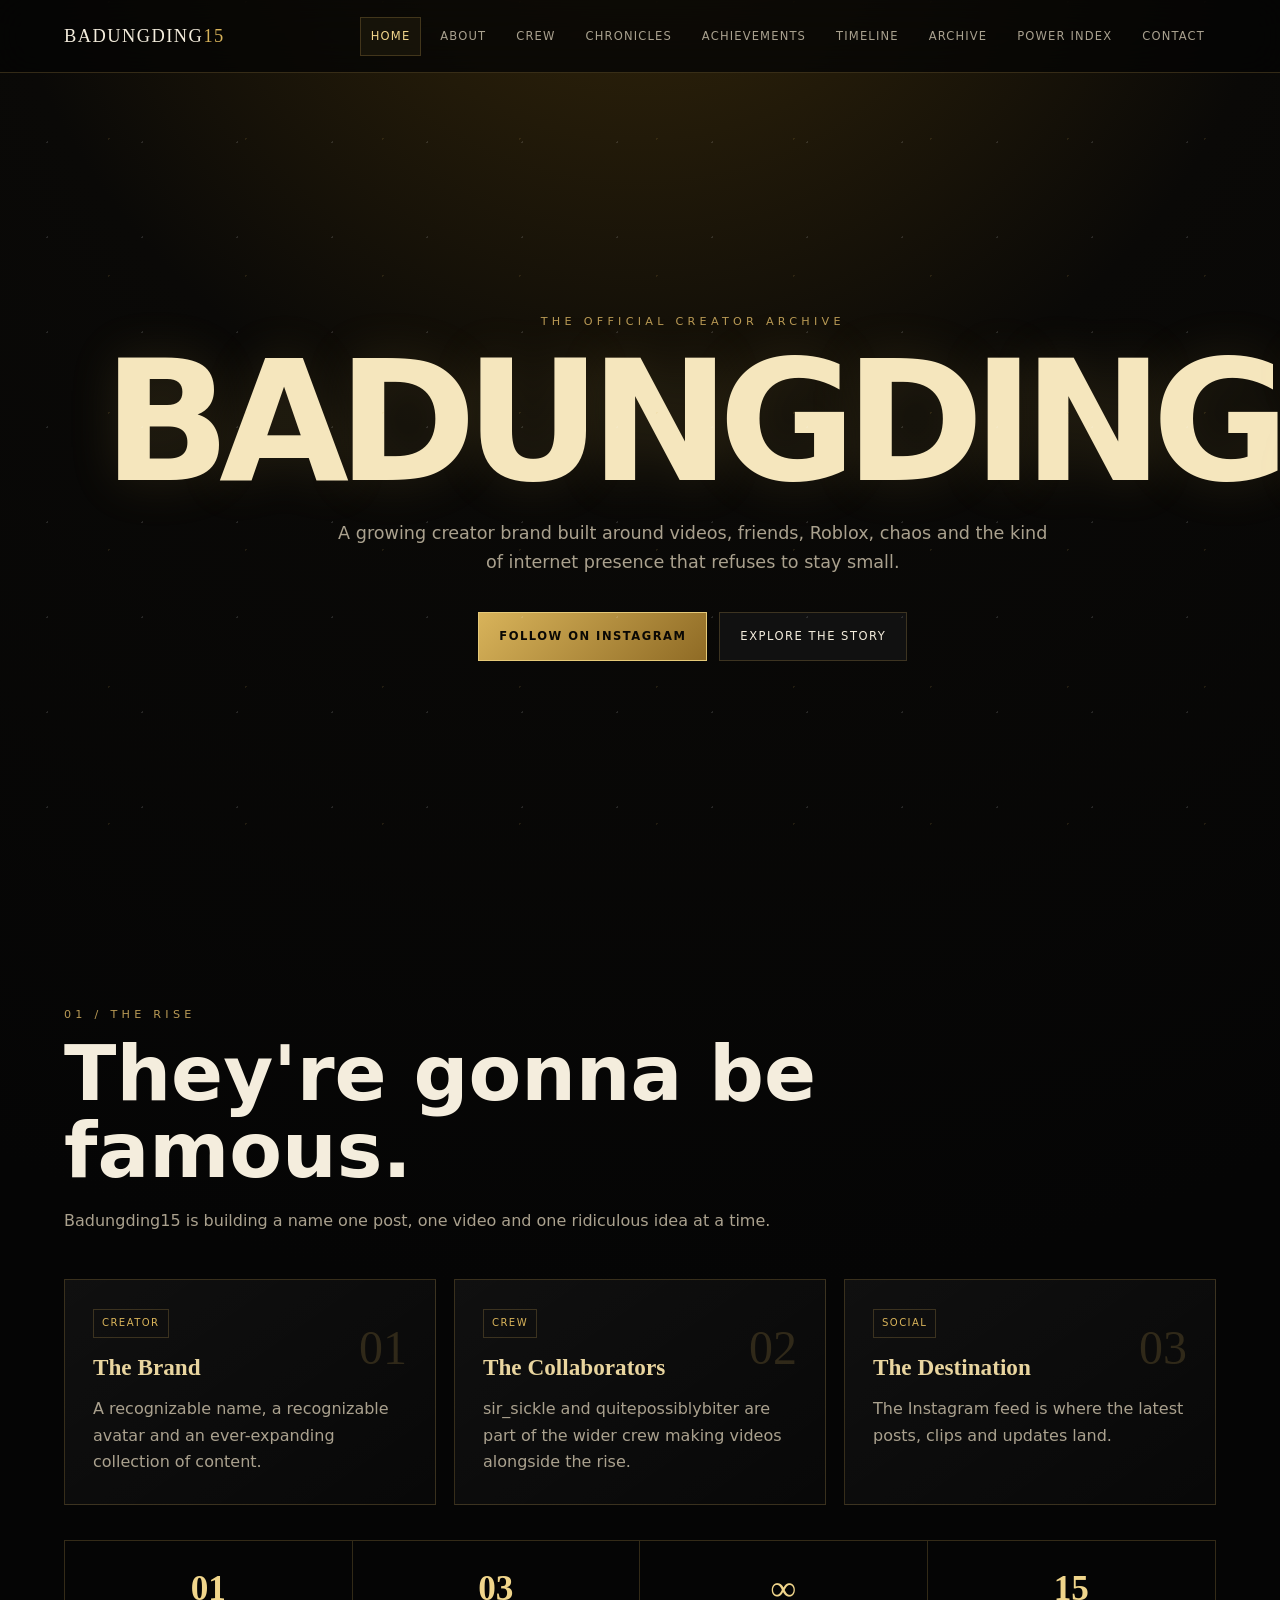
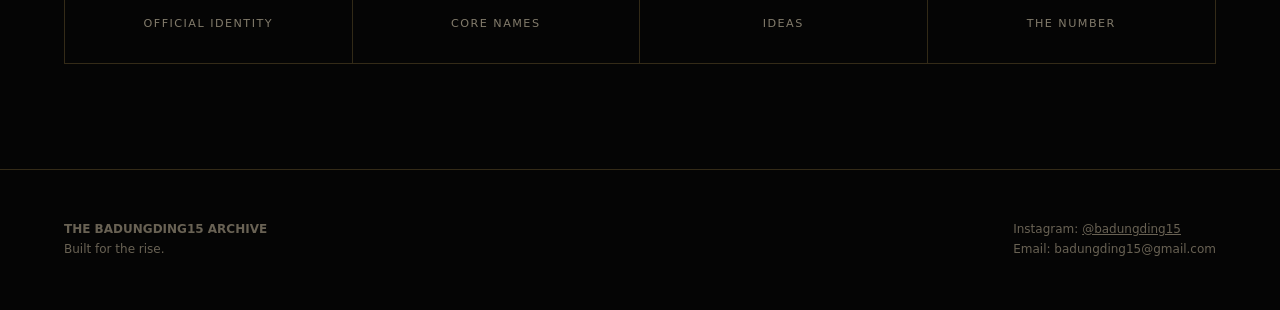
<file: index.html>
<!doctype html><html lang="en"><head><meta charset="utf-8"><meta name="viewport" content="width=device-width,initial-scale=1"><meta name="description" content="The official Badungding15 creator archive."><title>Index — Badungding15</title><link rel="stylesheet" href="style.css"><link rel="stylesheet" href="mobile-nav.css"><meta name="google-site-verification" content="a7_o4KPq_uFyWLB9GF6zzAESICYZR2rCVt6sUbulKR0" /></head><body><nav class="nav"><div class="container nav-inner"><a class="brand" href="index.html">BADUNGDING<span>15</span></a><button class="menu" aria-label="Menu" aria-expanded="false" aria-controls="primary-navigation">MENU</button><div class="nav-links" id="primary-navigation"><a href="index.html">Home</a><a href="about.html">About</a><a href="crew.html">Crew</a><a href="chronicles.html">Chronicles</a><a href="achievements.html">Achievements</a><a href="timeline.html">Timeline</a><a href="archive.html">Archive</a><a href="power-index.html">Power Index</a><a href="contact.html">Contact</a></div></div></nav><main><section class="hero"><div class="container" data-reveal><div class="kicker">The official creator archive</div><h1>BADUNGDING<span>15</span></h1><p class="lead">A growing creator brand built around videos, friends, Roblox, chaos and the kind of internet presence that refuses to stay small.</p><div class="actions"><a class="btn primary" href="https://www.instagram.com/badungding15/" target="_blank" rel="noopener">Follow on Instagram</a><a class="btn" href="chronicles.html">Explore the story</a></div></div></section><section class="section"><div class="container"><div class="section-head"><div class="eyebrow">01 / The rise</div><h2>They're gonna be famous.</h2><p class="muted">Badungding15 is building a name one post, one video and one ridiculous idea at a time.</p></div><div class="grid"><article class="card"><span class="num">01</span><span class="tag">Creator</span><h3>The Brand</h3><p class="muted">A recognizable name, a recognizable avatar and an ever-expanding collection of content.</p></article><article class="card"><span class="num">02</span><span class="tag">Crew</span><h3>The Collaborators</h3><p class="muted">sir_sickle and quitepossiblybiter are part of the wider crew making videos alongside the rise.</p></article><article class="card"><span class="num">03</span><span class="tag">Social</span><h3>The Destination</h3><p class="muted">The Instagram feed is where the latest posts, clips and updates land.</p></article></div><div class="statbar"><div class="stat"><strong>01</strong><span>Official identity</span></div><div class="stat"><strong>03</strong><span>Core names</span></div><div class="stat"><strong>∞</strong><span>Ideas</span></div><div class="stat"><strong>15</strong><span>The number</span></div></div></div></section></main><footer><div class="container footer-grid"><div><strong>THE BADUNGDING15 ARCHIVE</strong><br>Built for the rise.</div><div>Instagram: <a href="https://www.instagram.com/badungding15/" target="_blank" rel="noopener">@badungding15</a><br>Email: badungding15@gmail.com</div></div></footer><script src="archive.js"></script></body></html>
</file>
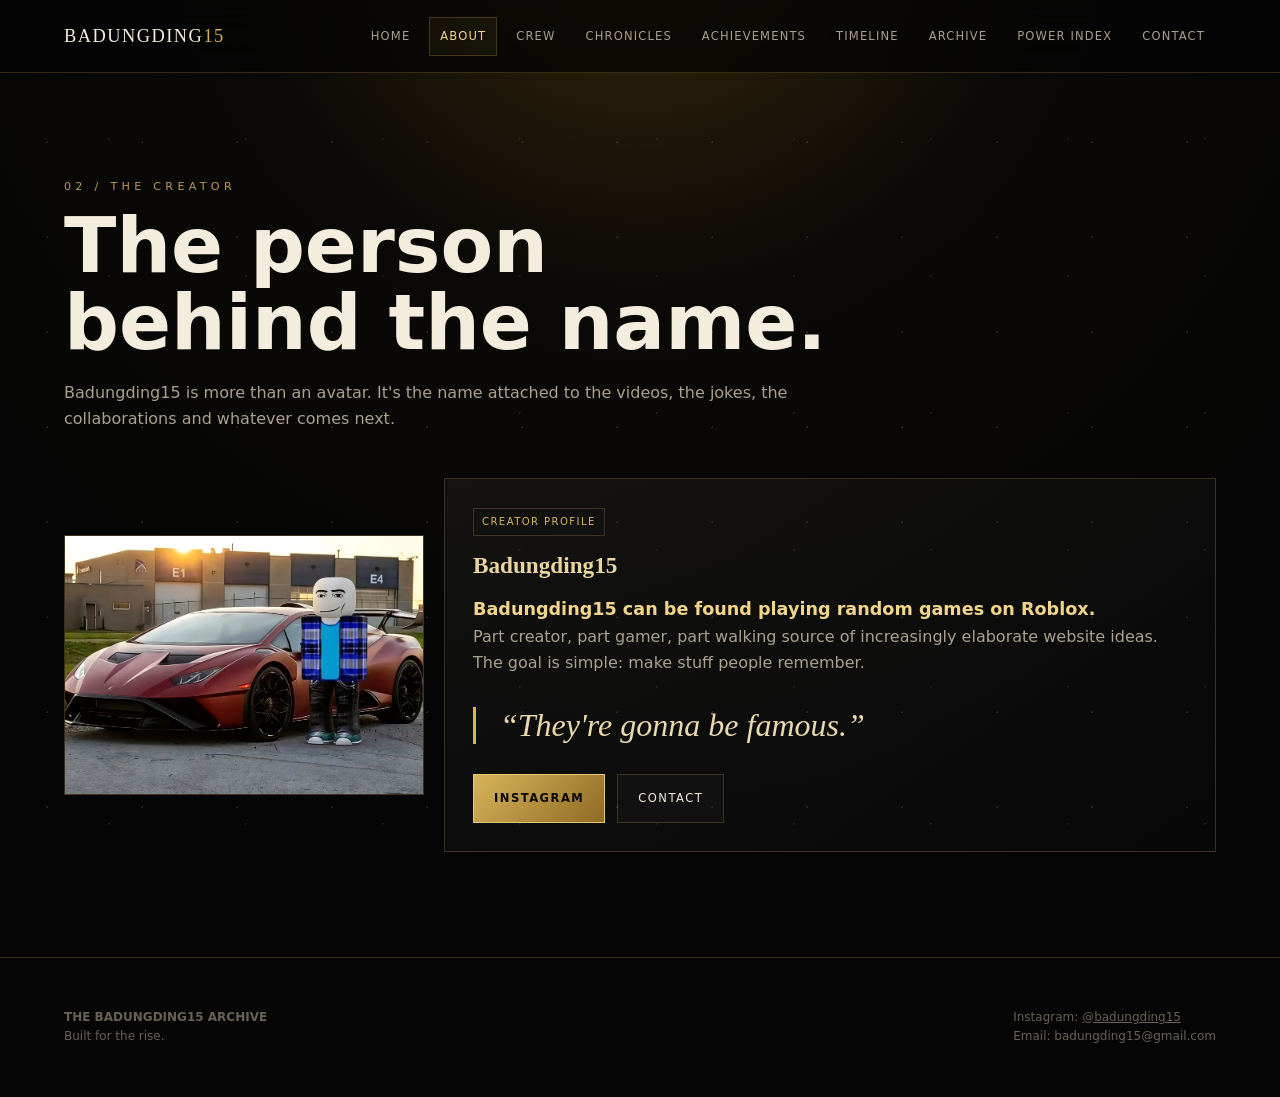
<file: about.html>
<!doctype html>
<html lang="en">
<head>
  <meta charset="utf-8">
  <meta name="viewport" content="width=device-width,initial-scale=1">
  <meta name="description" content="The official Badungding15 creator archive.">
  <title>About — Badungding15</title>
  <link rel="stylesheet" href="style.css">
  <link rel="stylesheet" href="mobile-nav.css">
</head>
<body>
  <nav class="nav">
    <div class="container nav-inner">
      <a class="brand" href="index.html">BADUNGDING<span>15</span></a>
      <button class="menu" aria-label="Menu" aria-expanded="false" aria-controls="primary-navigation">MENU</button>
      <div class="nav-links" id="primary-navigation">
        <a href="index.html">Home</a>
        <a href="about.html">About</a>
        <a href="crew.html">Crew</a>
        <a href="chronicles.html">Chronicles</a>
        <a href="achievements.html">Achievements</a>
        <a href="timeline.html">Timeline</a>
        <a href="archive.html">Archive</a>
        <a href="power-index.html">Power Index</a>
        <a href="contact.html">Contact</a>
      </div>
    </div>
  </nav>
  <main>
    <section class="section">
      <div class="container">
        <div class="section-head">
          <div class="eyebrow">02 / The creator</div>
          <h2>The person behind the name.</h2>
          <p class="muted">Badungding15 is more than an avatar. It's the name attached to the videos, the jokes, the collaborations and whatever comes next.</p>
        </div>
        <div class="profile">
          <div class="portrait">
            <img src="images/lv_0_20261005224258.jpg" alt="Badungding15 portrait">
          </div>
          <div class="card">
            <span class="tag">Creator profile</span>
            <h3>Badungding15</h3>
            <p class="about-highlight">Badungding15 can be found playing random games on Roblox.</p>
            <p class="muted">Part creator, part gamer, part walking source of increasingly elaborate website ideas. The goal is simple: make stuff people remember.</p>
            <p class="quote">“They're gonna be famous.”</p>
            <div class="social">
              <a class="btn primary" href="https://www.instagram.com/badungding15/" target="_blank" rel="noopener">Instagram</a>
              <a class="btn" href="contact.html">Contact</a>
            </div>
          </div>
        </div>
      </div>
    </section>
  </main>
  <footer>
    <div class="container footer-grid">
      <div><strong>THE BADUNGDING15 ARCHIVE</strong><br>Built for the rise.</div>
      <div>Instagram: <a href="https://www.instagram.com/badungding15/" target="_blank" rel="noopener">@badungding15</a><br>Email: badungding15@gmail.com</div>
    </div>
  </footer>
  <script src="archive.js"></script>
</body>
</html>
</file>
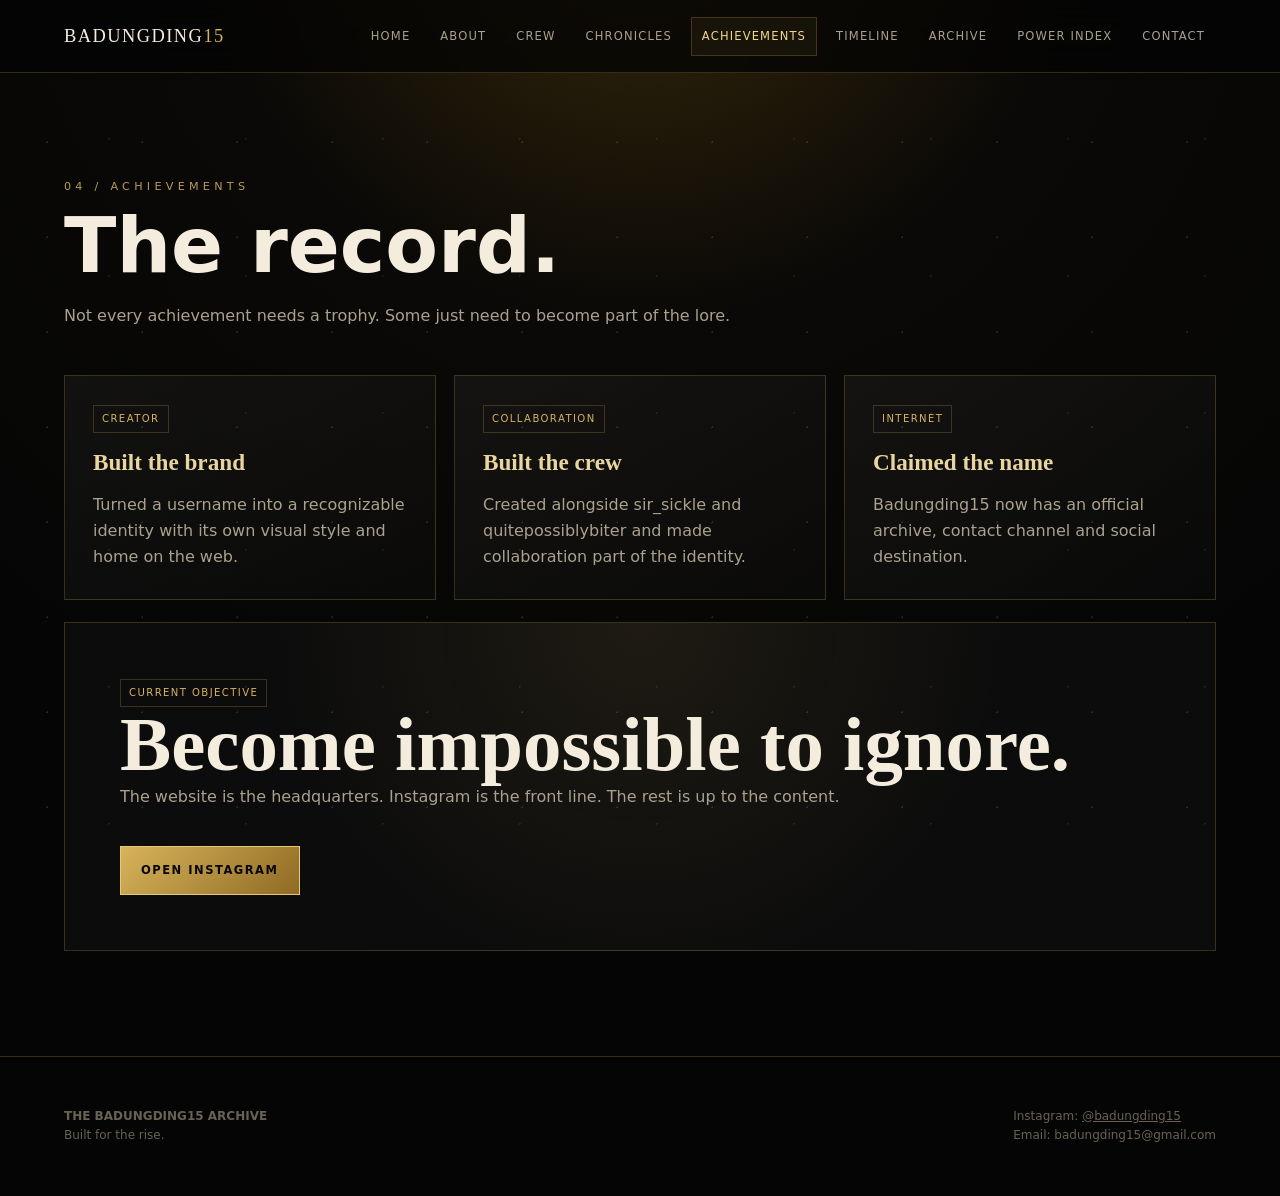
<file: achievements.html>
<!doctype html><html lang="en"><head><meta charset="utf-8"><meta name="viewport" content="width=device-width,initial-scale=1"><meta name="description" content="The official Badungding15 creator archive."><title>Achievements — Badungding15</title><link rel="stylesheet" href="style.css"><link rel="stylesheet" href="mobile-nav.css"></head><body><nav class="nav"><div class="container nav-inner"><a class="brand" href="index.html">BADUNGDING<span>15</span></a><button class="menu" aria-label="Menu" aria-expanded="false" aria-controls="primary-navigation">MENU</button><div class="nav-links" id="primary-navigation"><a href="index.html">Home</a><a href="about.html">About</a><a href="crew.html">Crew</a><a href="chronicles.html">Chronicles</a><a href="achievements.html">Achievements</a><a href="timeline.html">Timeline</a><a href="archive.html">Archive</a><a href="power-index.html">Power Index</a><a href="contact.html">Contact</a></div></div></nav><main><section class="section"><div class="container"><div class="section-head"><div class="eyebrow">04 / Achievements</div><h2>The record.</h2><p class="muted">Not every achievement needs a trophy. Some just need to become part of the lore.</p></div><div class="grid"><article class="card"><span class="tag">Creator</span><h3>Built the brand</h3><p class="muted">Turned a username into a recognizable identity with its own visual style and home on the web.</p></article><article class="card"><span class="tag">Collaboration</span><h3>Built the crew</h3><p class="muted">Created alongside sir_sickle and quitepossiblybiter and made collaboration part of the identity.</p></article><article class="card"><span class="tag">Internet</span><h3>Claimed the name</h3><p class="muted">Badungding15 now has an official archive, contact channel and social destination.</p></article></div><div class="case" style="margin-top:22px"><span class="tag">Current objective</span><h2>Become impossible to ignore.</h2><p class="muted">The website is the headquarters. Instagram is the front line. The rest is up to the content.</p><div class="actions" style="justify-content:flex-start"><a class="btn primary" href="https://www.instagram.com/badungding15/" target="_blank" rel="noopener">Open Instagram</a></div></div></div></section></main><footer><div class="container footer-grid"><div><strong>THE BADUNGDING15 ARCHIVE</strong><br>Built for the rise.</div><div>Instagram: <a href="https://www.instagram.com/badungding15/" target="_blank" rel="noopener">@badungding15</a><br>Email: badungding15@gmail.com</div></div></footer><script src="archive.js"></script></body></html>
</file>
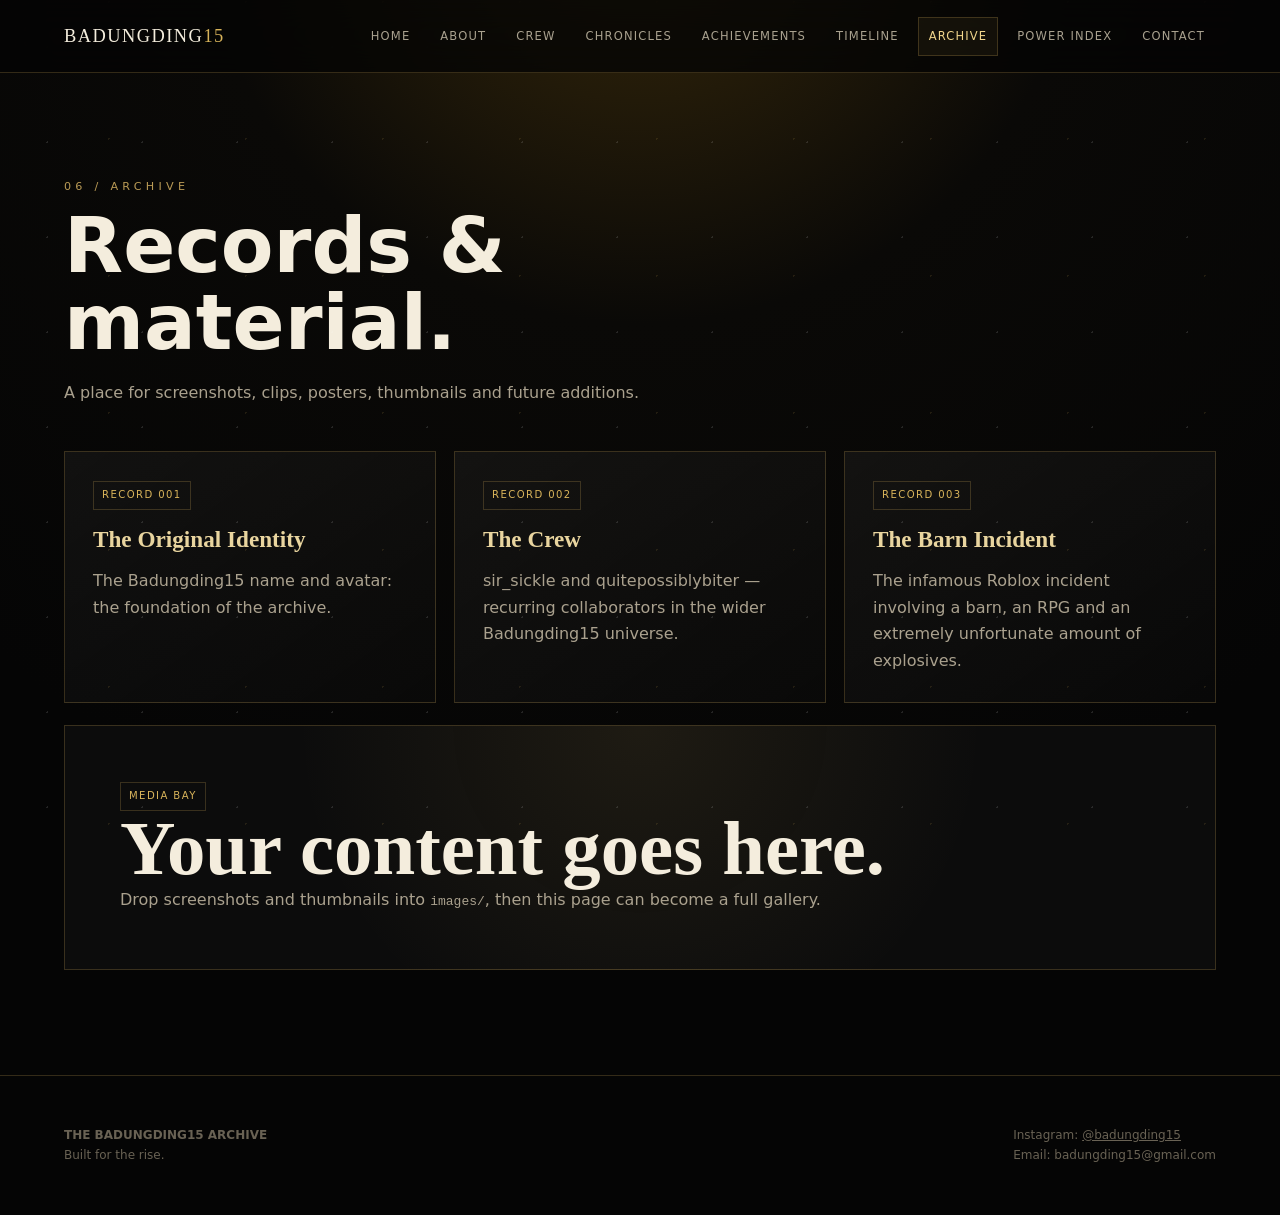
<file: archive.html>
<!doctype html><html lang="en"><head><meta charset="utf-8"><meta name="viewport" content="width=device-width,initial-scale=1"><meta name="description" content="The official Badungding15 creator archive."><title>Archive — Badungding15</title><link rel="stylesheet" href="style.css"><link rel="stylesheet" href="mobile-nav.css"></head><body><nav class="nav"><div class="container nav-inner"><a class="brand" href="index.html">BADUNGDING<span>15</span></a><button class="menu" aria-label="Menu" aria-expanded="false" aria-controls="primary-navigation">MENU</button><div class="nav-links" id="primary-navigation"><a href="index.html">Home</a><a href="about.html">About</a><a href="crew.html">Crew</a><a href="chronicles.html">Chronicles</a><a href="achievements.html">Achievements</a><a href="timeline.html">Timeline</a><a href="archive.html">Archive</a><a href="power-index.html">Power Index</a><a href="contact.html">Contact</a></div></div></nav><main><section class="section"><div class="container"><div class="section-head"><div class="eyebrow">06 / Archive</div><h2>Records & material.</h2><p class="muted">A place for screenshots, clips, posters, thumbnails and future additions.</p></div><div class="grid"><article class="card"><span class="tag">Record 001</span><h3>The Original Identity</h3><p class="muted">The Badungding15 name and avatar: the foundation of the archive.</p></article><article class="card"><span class="tag">Record 002</span><h3>The Crew</h3><p class="muted">sir_sickle and quitepossiblybiter — recurring collaborators in the wider Badungding15 universe.</p></article><article class="card"><span class="tag">Record 003</span><h3>The Barn Incident</h3><p class="muted">The infamous Roblox incident involving a barn, an RPG and an extremely unfortunate amount of explosives.</p></article></div><div class="case" style="margin-top:22px"><span class="tag">Media bay</span><h2>Your content goes here.</h2><p class="muted">Drop screenshots and thumbnails into <code>images/</code>, then this page can become a full gallery.</p></div></div></section></main><footer><div class="container footer-grid"><div><strong>THE BADUNGDING15 ARCHIVE</strong><br>Built for the rise.</div><div>Instagram: <a href="https://www.instagram.com/badungding15/" target="_blank" rel="noopener">@badungding15</a><br>Email: badungding15@gmail.com</div></div></footer><script src="archive.js"></script></body></html>
</file>
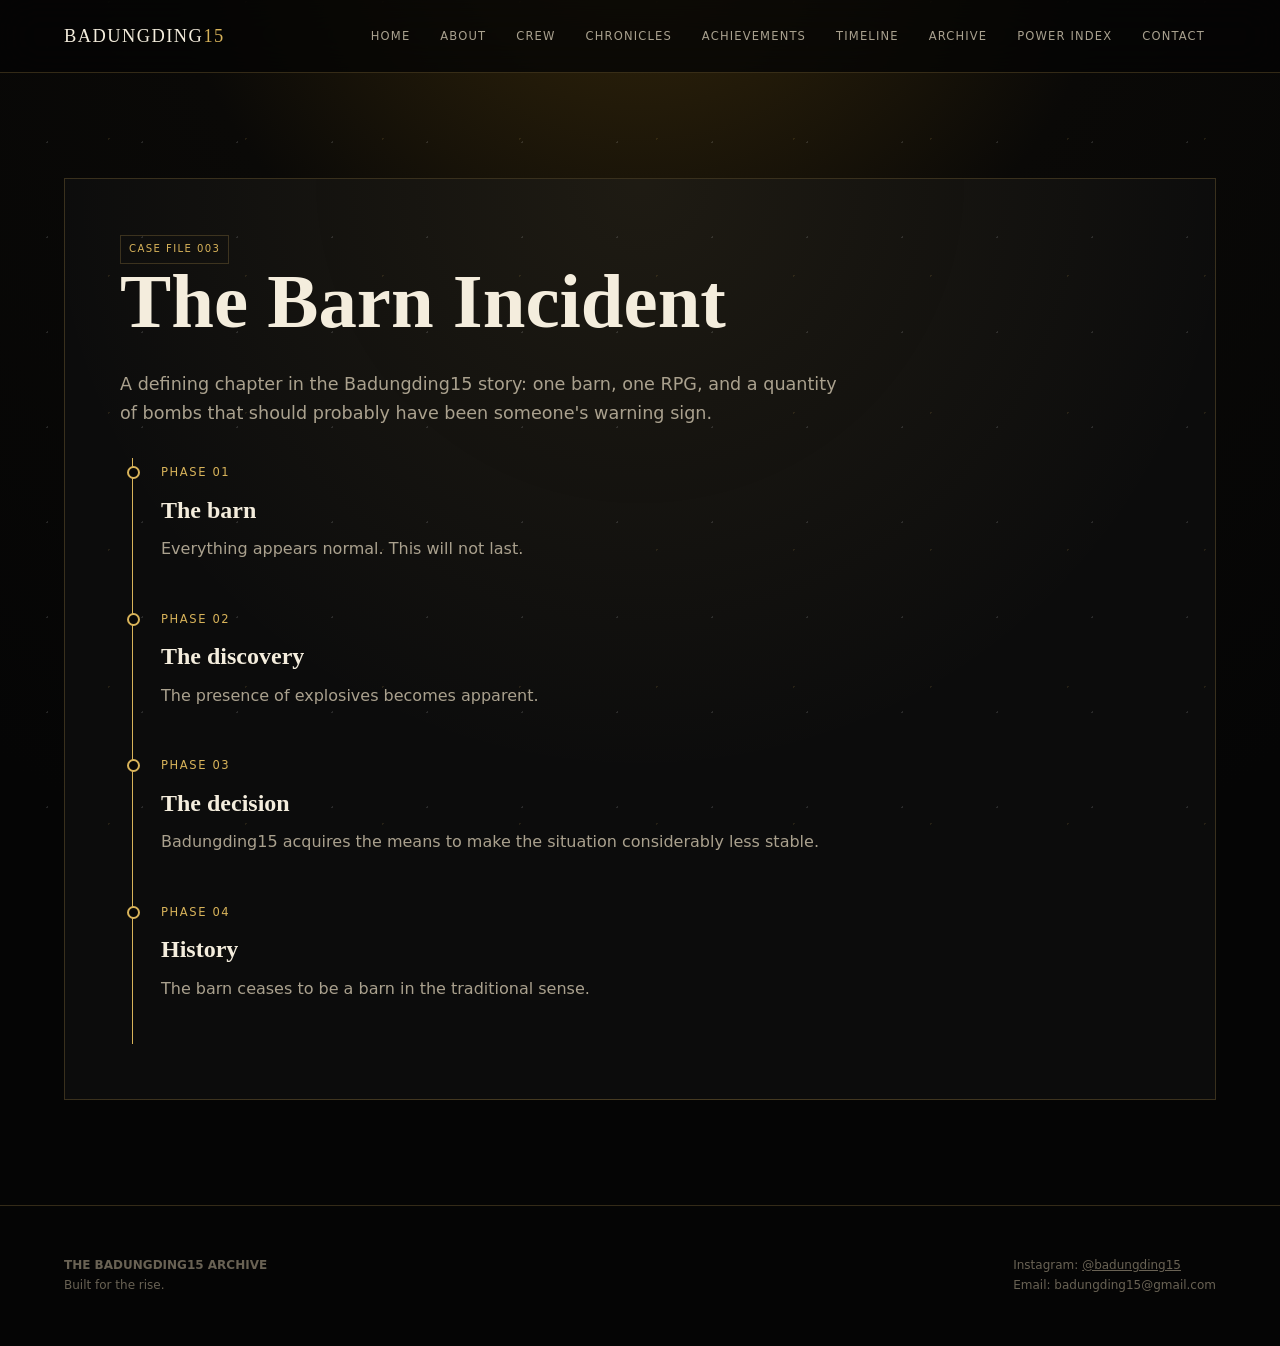
<file: barn-incident.html>
<!doctype html><html lang="en"><head><meta charset="utf-8"><meta name="viewport" content="width=device-width,initial-scale=1"><meta name="description" content="The official Badungding15 creator archive."><title>Barn Incident — Badungding15</title><link rel="stylesheet" href="style.css"><link rel="stylesheet" href="mobile-nav.css"></head><body><nav class="nav"><div class="container nav-inner"><a class="brand" href="index.html">BADUNGDING<span>15</span></a><button class="menu" aria-label="Menu" aria-expanded="false" aria-controls="primary-navigation">MENU</button><div class="nav-links" id="primary-navigation"><a href="index.html">Home</a><a href="about.html">About</a><a href="crew.html">Crew</a><a href="chronicles.html">Chronicles</a><a href="achievements.html">Achievements</a><a href="timeline.html">Timeline</a><a href="archive.html">Archive</a><a href="power-index.html">Power Index</a><a href="contact.html">Contact</a></div></div></nav><main><section class="section"><div class="container"><div class="case"><span class="tag">Case file 003</span><h2>The Barn Incident</h2><p class="lead" style="margin-left:0">A defining chapter in the Badungding15 story: one barn, one RPG, and a quantity of bombs that should probably have been someone's warning sign.</p><div class="timeline"><div class="event"><time>Phase 01</time><h3>The barn</h3><p class="muted">Everything appears normal. This will not last.</p></div><div class="event"><time>Phase 02</time><h3>The discovery</h3><p class="muted">The presence of explosives becomes apparent.</p></div><div class="event"><time>Phase 03</time><h3>The decision</h3><p class="muted">Badungding15 acquires the means to make the situation considerably less stable.</p></div><div class="event"><time>Phase 04</time><h3>History</h3><p class="muted">The barn ceases to be a barn in the traditional sense.</p></div></div></div></div></section></main><footer><div class="container footer-grid"><div><strong>THE BADUNGDING15 ARCHIVE</strong><br>Built for the rise.</div><div>Instagram: <a href="https://www.instagram.com/badungding15/" target="_blank" rel="noopener">@badungding15</a><br>Email: badungding15@gmail.com</div></div></footer><script src="archive.js"></script></body></html>
</file>
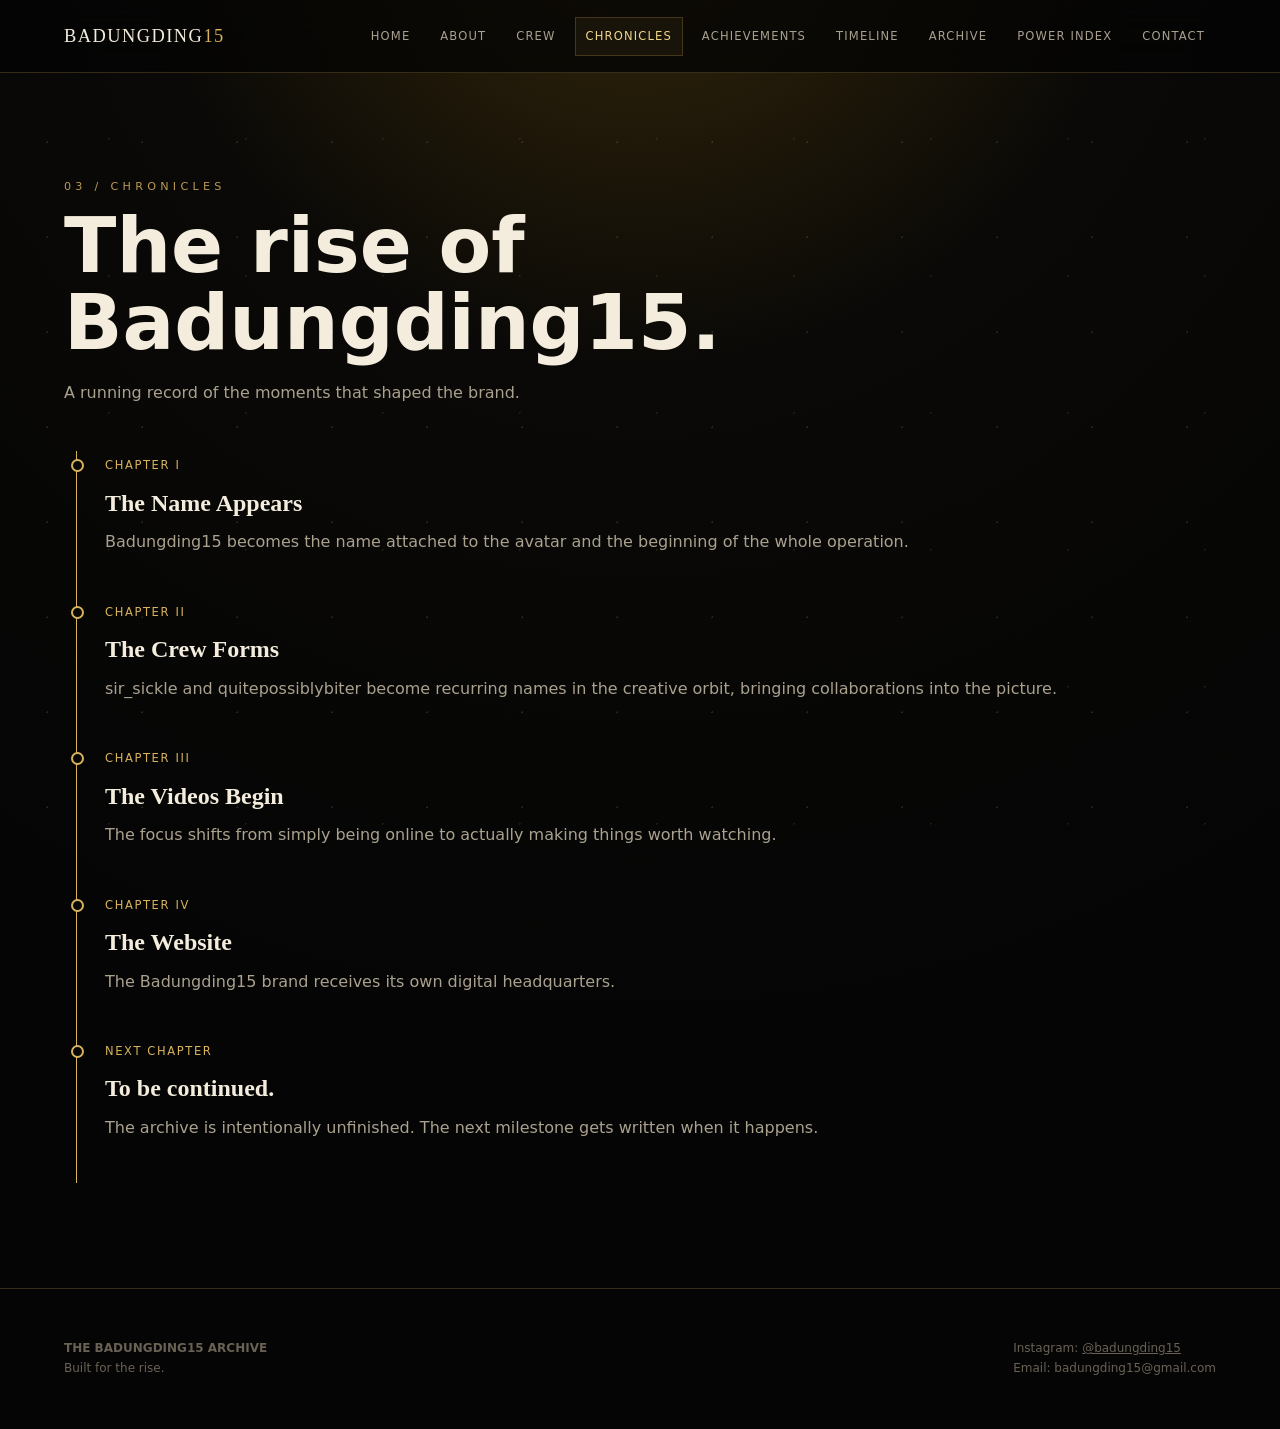
<file: chronicles.html>
<!doctype html><html lang="en"><head><meta charset="utf-8"><meta name="viewport" content="width=device-width,initial-scale=1"><meta name="description" content="The official Badungding15 creator archive."><title>Chronicles — Badungding15</title><link rel="stylesheet" href="style.css"><link rel="stylesheet" href="mobile-nav.css"></head><body><nav class="nav"><div class="container nav-inner"><a class="brand" href="index.html">BADUNGDING<span>15</span></a><button class="menu" aria-label="Menu" aria-expanded="false" aria-controls="primary-navigation">MENU</button><div class="nav-links" id="primary-navigation"><a href="index.html">Home</a><a href="about.html">About</a><a href="crew.html">Crew</a><a href="chronicles.html">Chronicles</a><a href="achievements.html">Achievements</a><a href="timeline.html">Timeline</a><a href="archive.html">Archive</a><a href="power-index.html">Power Index</a><a href="contact.html">Contact</a></div></div></nav><main><section class="section"><div class="container"><div class="section-head"><div class="eyebrow">03 / Chronicles</div><h2>The rise of Badungding15.</h2><p class="muted">A running record of the moments that shaped the brand.</p></div><div class="timeline"><div class="event"><time>Chapter I</time><h3>The Name Appears</h3><p class="muted">Badungding15 becomes the name attached to the avatar and the beginning of the whole operation.</p></div><div class="event"><time>Chapter II</time><h3>The Crew Forms</h3><p class="muted">sir_sickle and quitepossiblybiter become recurring names in the creative orbit, bringing collaborations into the picture.</p></div><div class="event"><time>Chapter III</time><h3>The Videos Begin</h3><p class="muted">The focus shifts from simply being online to actually making things worth watching.</p></div><div class="event"><time>Chapter IV</time><h3>The Website</h3><p class="muted">The Badungding15 brand receives its own digital headquarters.</p></div><div class="event"><time>Next chapter</time><h3>To be continued.</h3><p class="muted">The archive is intentionally unfinished. The next milestone gets written when it happens.</p></div></div></div></section></main><footer><div class="container footer-grid"><div><strong>THE BADUNGDING15 ARCHIVE</strong><br>Built for the rise.</div><div>Instagram: <a href="https://www.instagram.com/badungding15/" target="_blank" rel="noopener">@badungding15</a><br>Email: badungding15@gmail.com</div></div></footer><script src="archive.js"></script></body></html>
</file>
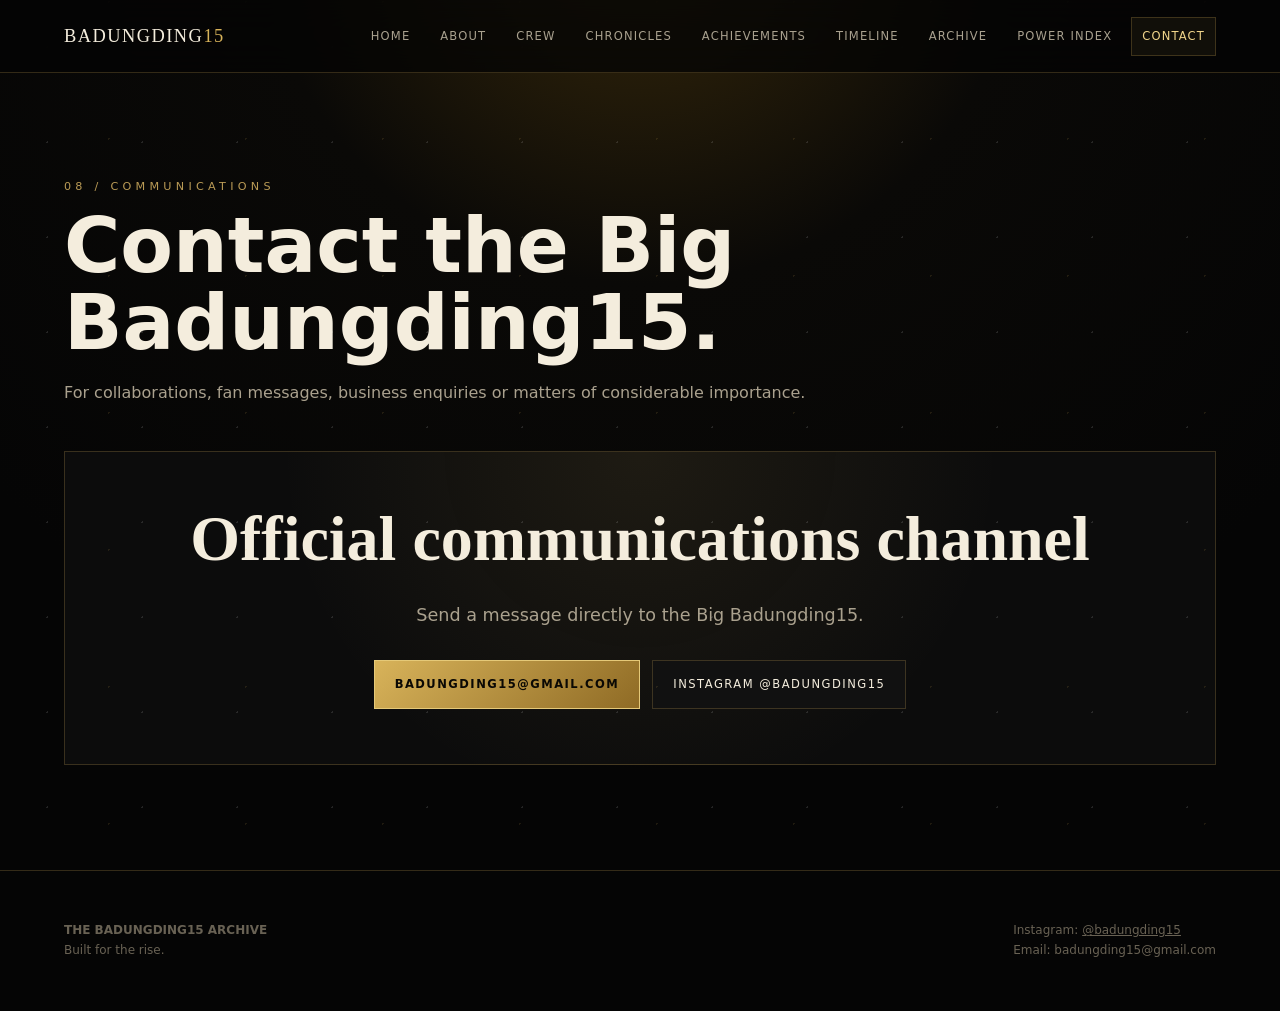
<file: contact.html>
<!doctype html><html lang="en"><head><meta charset="utf-8"><meta name="viewport" content="width=device-width,initial-scale=1"><meta name="description" content="The official Badungding15 creator archive."><title>Contact — Badungding15</title><link rel="stylesheet" href="style.css"><link rel="stylesheet" href="mobile-nav.css"></head><body><nav class="nav"><div class="container nav-inner"><a class="brand" href="index.html">BADUNGDING<span>15</span></a><button class="menu" aria-label="Menu" aria-expanded="false" aria-controls="primary-navigation">MENU</button><div class="nav-links" id="primary-navigation"><a href="index.html">Home</a><a href="about.html">About</a><a href="crew.html">Crew</a><a href="chronicles.html">Chronicles</a><a href="achievements.html">Achievements</a><a href="timeline.html">Timeline</a><a href="archive.html">Archive</a><a href="power-index.html">Power Index</a><a href="contact.html">Contact</a></div></div></nav><main><section class="section"><div class="container"><div class="section-head"><div class="eyebrow">08 / Communications</div><h2>Contact the Big Badungding15.</h2><p class="muted" style="margin-top:18px;">For collaborations, fan messages, business enquiries or matters of considerable importance.</p></div><div class="case contact-wrap" style="text-align:center"><h2 style="font-size:clamp(2.5rem,5vw,4rem)">Official communications channel</h2><p class="lead contact-intro">Send a message directly to the Big Badungding15.</p><div class="contact-actions"><a class="btn primary" href="mailto:badungding15@gmail.com">badungding15@gmail.com</a><a class="btn" href="https://www.instagram.com/badungding15/" target="_blank" rel="noopener">Instagram @badungding15</a></div></div></div></section></main><footer><div class="container footer-grid"><div><strong>THE BADUNGDING15 ARCHIVE</strong><br>Built for the rise.</div><div>Instagram: <a href="https://www.instagram.com/badungding15/" target="_blank" rel="noopener">@badungding15</a><br>Email: badungding15@gmail.com</div></div></footer><script src="archive.js"></script></body></html>
</file>
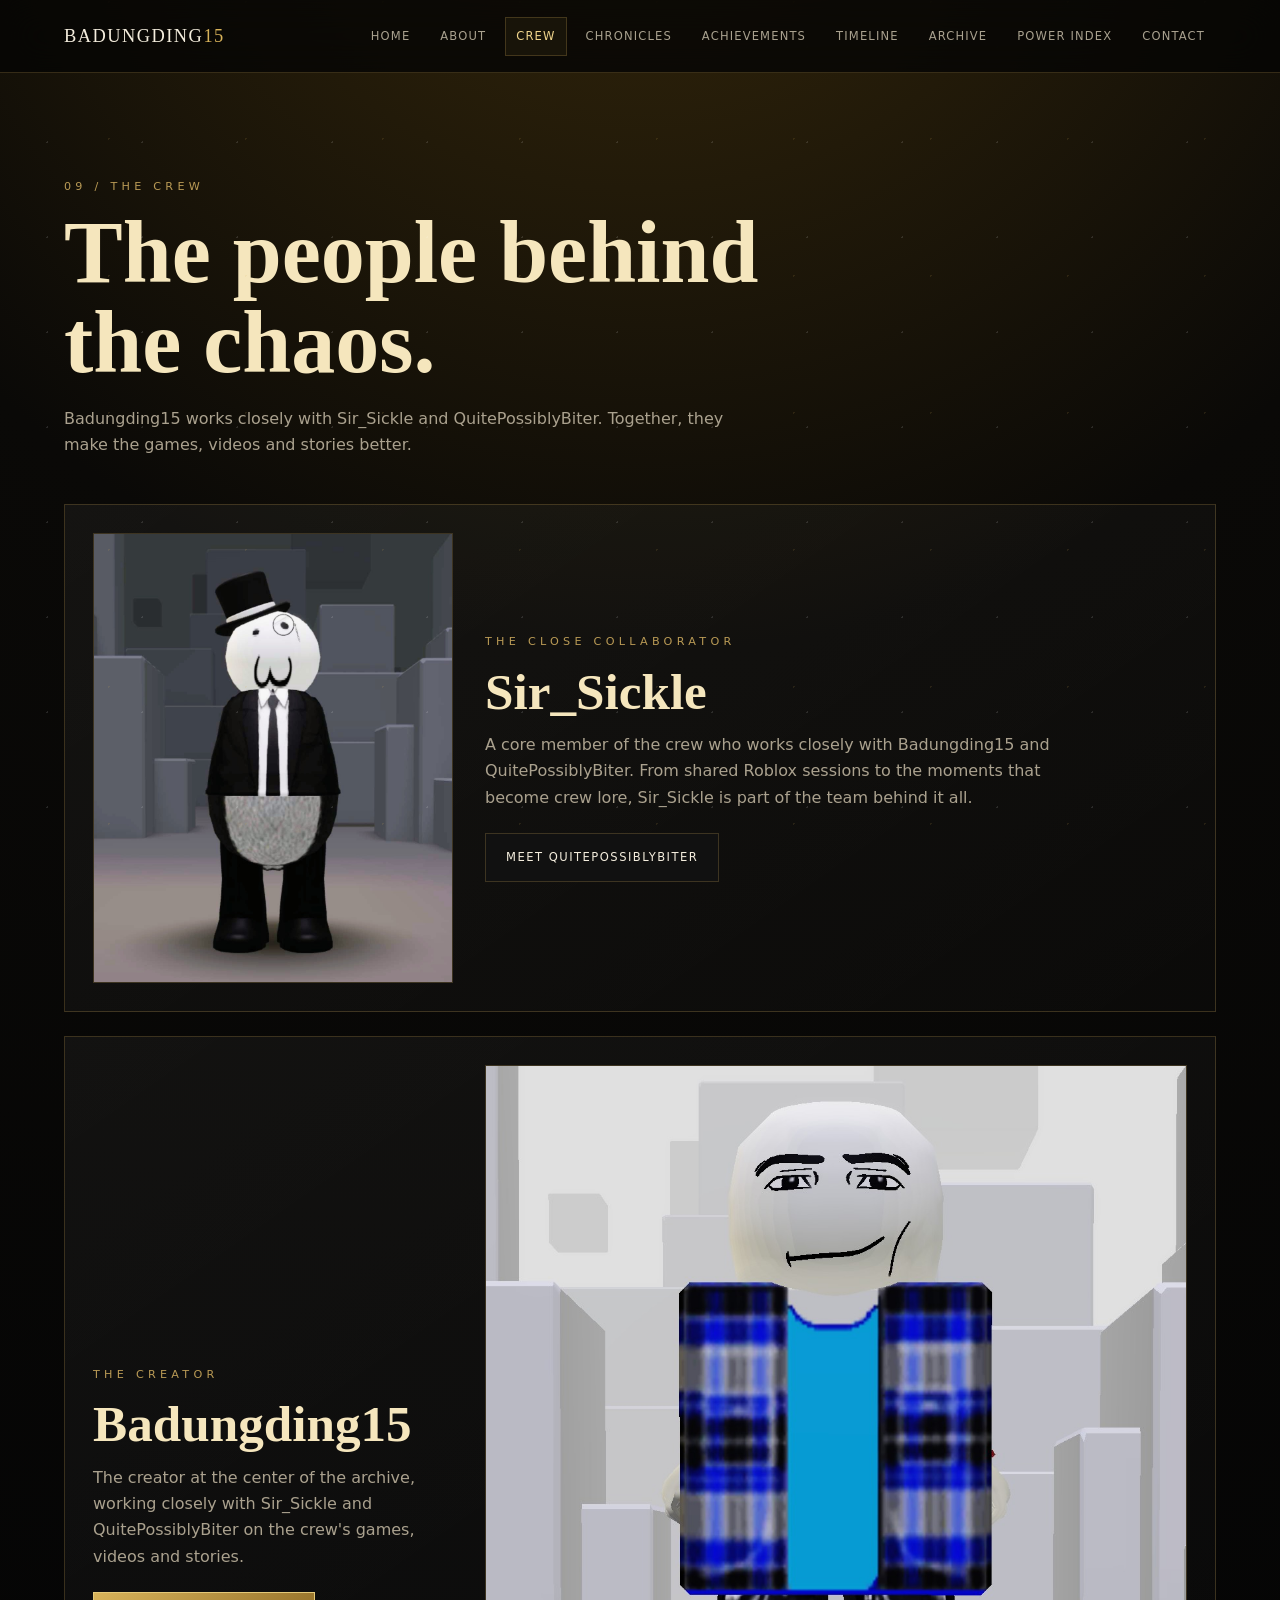
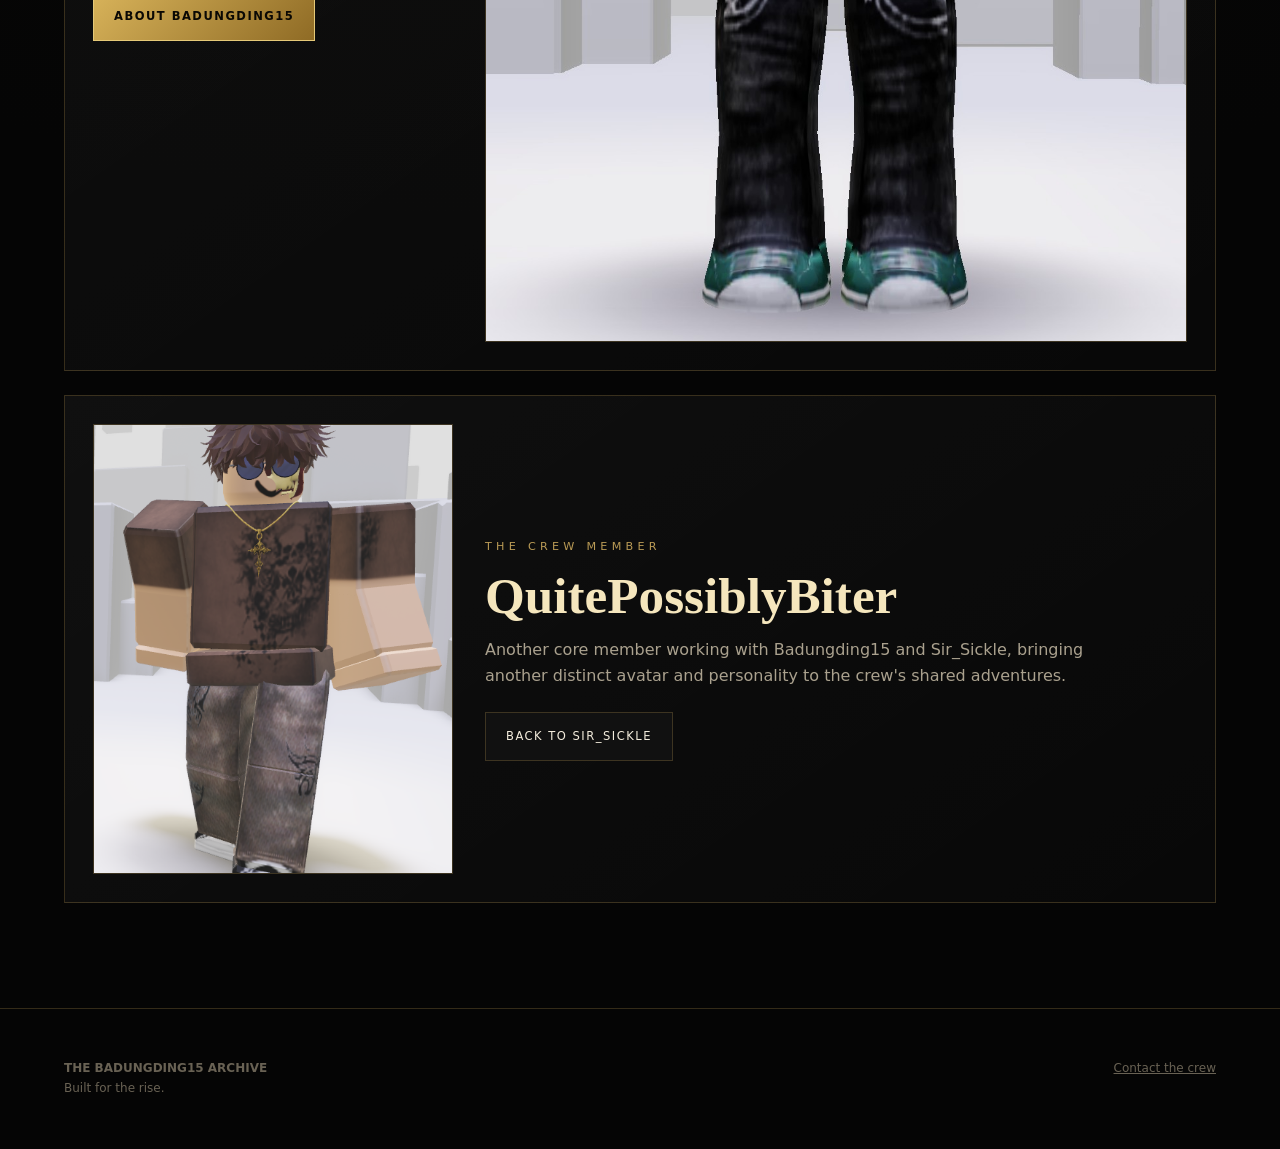
<file: crew.html>
<!doctype html>
<html lang="en">
<head>
  <meta charset="utf-8">
  <meta name="viewport" content="width=device-width,initial-scale=1">
  <meta name="description" content="Meet the Badungding15 crew: Badungding15, Sir_Sickle and QuitePossiblyBiter.">
  <title>The Crew — Badungding15</title>
  <link rel="stylesheet" href="style.css">
  <link rel="stylesheet" href="mobile-nav.css">
  <link rel="stylesheet" href="crew.css">
  <link rel="stylesheet" href="crew-mobile.css">
</head>
<body>
  <nav class="nav">
    <div class="container nav-inner">
      <a class="brand" href="index.html">BADUNGDING<span>15</span></a>
      <button class="menu" aria-label="Menu" aria-expanded="false" aria-controls="primary-navigation">MENU</button>
      <div class="nav-links" id="primary-navigation">
        <a href="index.html">Home</a>
        <a href="about.html">About</a>
        <a href="crew.html" class="active">Crew</a>
        <a href="chronicles.html">Chronicles</a>
        <a href="achievements.html">Achievements</a>
        <a href="timeline.html">Timeline</a>
        <a href="archive.html">Archive</a>
        <a href="power-index.html">Power Index</a>
        <a href="contact.html">Contact</a>
      </div>
    </div>
  </nav>

  <main>
    <section class="section crew-page">
      <div class="container">
        <header class="section-head">
          <div class="eyebrow">09 / The crew</div>
          <h1>The people behind the chaos.</h1>
          <p class="muted">Badungding15 works closely with Sir_Sickle and QuitePossiblyBiter. Together, they make the games, videos and stories better.</p>
        </header>

        <div class="crew-list">
          <article class="crew-member" id="sir-sickle">
            <a class="crew-portrait" href="#sir-sickle" aria-label="Sir_Sickle profile">
              <img src="images/Screenshot_20260828_165129_Roblox~2.jpg" alt="Sir_Sickle's Roblox avatar">
            </a>
            <div class="crew-copy">
              <div class="eyebrow">The close collaborator</div>
              <h2>Sir_Sickle</h2>
              <p class="muted">A core member of the crew who works closely with Badungding15 and QuitePossiblyBiter. From shared Roblox sessions to the moments that become crew lore, Sir_Sickle is part of the team behind it all.</p>
              <a class="btn" href="#quitepossiblybiter">Meet QuitePossiblyBiter</a>
            </div>
          </article>

          <article class="crew-member crew-member-reverse" id="badungding15">
            <a class="crew-portrait" href="about.html" aria-label="Read about Badungding15">
              <img src="image.png" alt="Badungding15's Roblox avatar">
            </a>
            <div class="crew-copy">
              <div class="eyebrow">The creator</div>
              <h2><a href="about.html">Badungding15</a></h2>
              <p class="muted">The creator at the center of the archive, working closely with Sir_Sickle and QuitePossiblyBiter on the crew's games, videos and stories.</p>
              <a class="btn primary" href="about.html">About Badungding15</a>
            </div>
          </article>

          <article class="crew-member" id="quitepossiblybiter">
            <a class="crew-portrait" href="#quitepossiblybiter" aria-label="QuitePossiblyBiter profile">
              <img src="images/image.webp" alt="QuitePossiblyBiter's Roblox avatar">
            </a>
            <div class="crew-copy">
              <div class="eyebrow">The crew member</div>
              <h2>QuitePossiblyBiter</h2>
              <p class="muted">Another core member working with Badungding15 and Sir_Sickle, bringing another distinct avatar and personality to the crew's shared adventures.</p>
              <a class="btn" href="#sir-sickle">Back to Sir_Sickle</a>
            </div>
          </article>
        </div>
      </div>
    </section>
  </main>

  <footer>
    <div class="container footer-grid">
      <div><strong>THE BADUNGDING15 ARCHIVE</strong><br>Built for the rise.</div>
      <div><a href="contact.html">Contact the crew</a></div>
    </div>
  </footer>
  <script src="archive.js"></script>
</body>
</html>
</file>
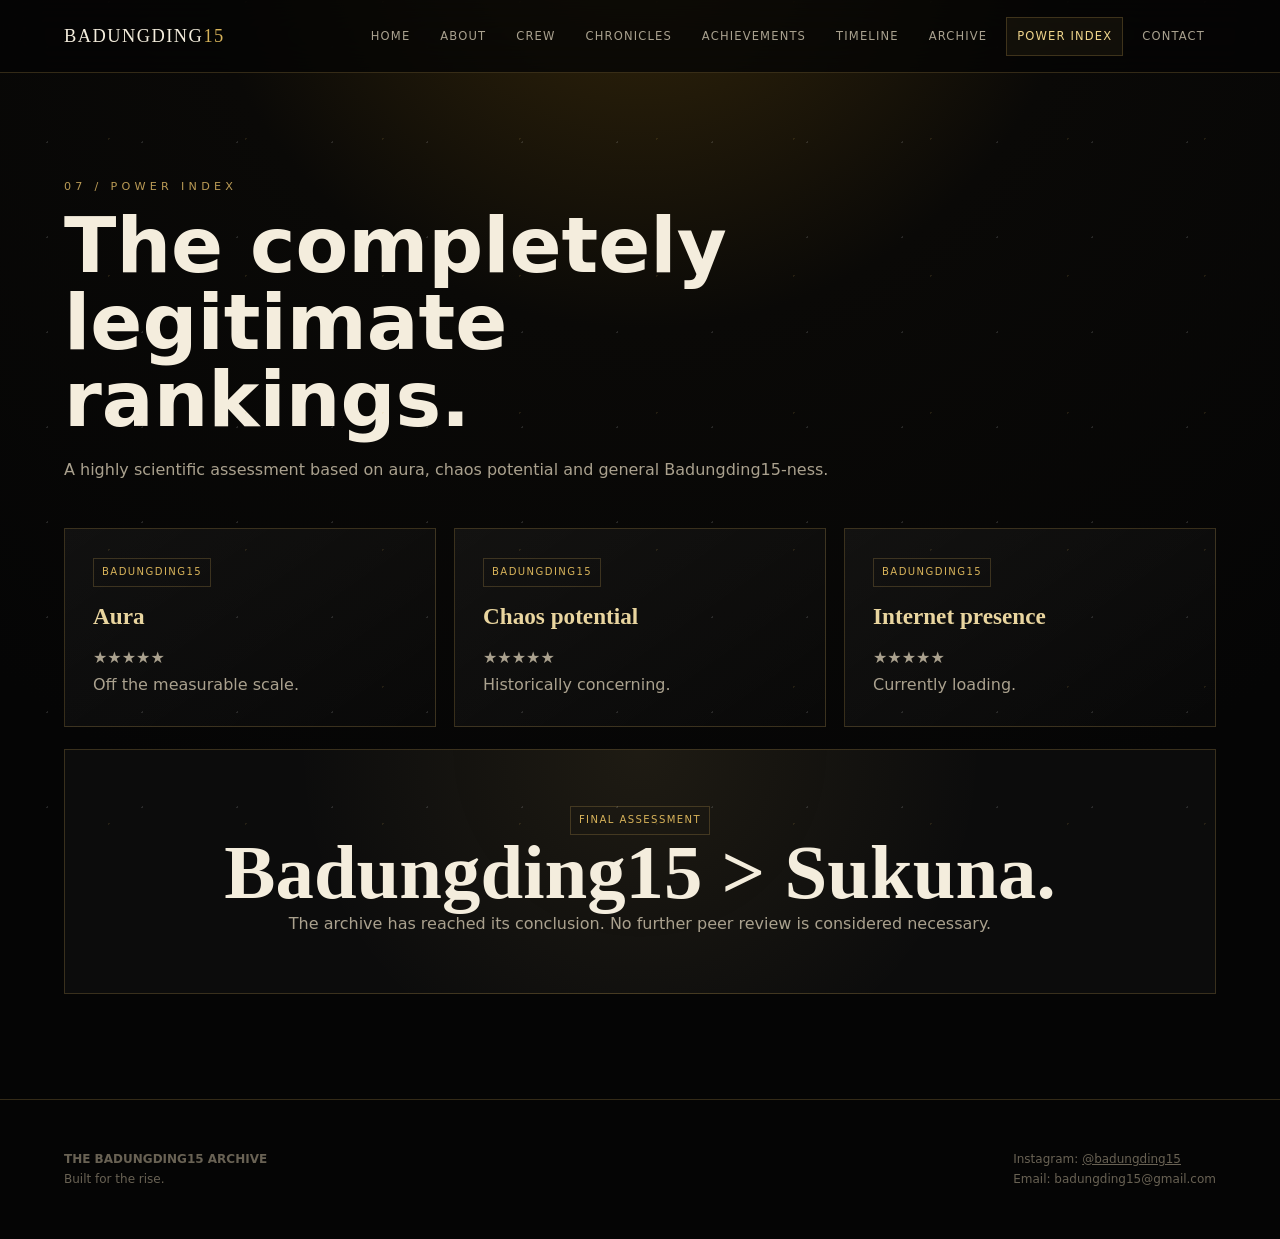
<file: power-index.html>
<!doctype html><html lang="en"><head><meta charset="utf-8"><meta name="viewport" content="width=device-width,initial-scale=1"><meta name="description" content="The official Badungding15 creator archive."><title>Power Index — Badungding15</title><link rel="stylesheet" href="style.css"><link rel="stylesheet" href="mobile-nav.css"></head><body><nav class="nav"><div class="container nav-inner"><a class="brand" href="index.html">BADUNGDING<span>15</span></a><button class="menu" aria-label="Menu" aria-expanded="false" aria-controls="primary-navigation">MENU</button><div class="nav-links" id="primary-navigation"><a href="index.html">Home</a><a href="about.html">About</a><a href="crew.html">Crew</a><a href="chronicles.html">Chronicles</a><a href="achievements.html">Achievements</a><a href="timeline.html">Timeline</a><a href="archive.html">Archive</a><a href="power-index.html">Power Index</a><a href="contact.html">Contact</a></div></div></nav><main><section class="section"><div class="container"><div class="section-head"><div class="eyebrow">07 / Power index</div><h2>The completely legitimate rankings.</h2><p class="muted">A highly scientific assessment based on aura, chaos potential and general Badungding15-ness.</p></div><div class="grid"><article class="card"><span class="tag">Badungding15</span><h3>Aura</h3><p class="muted">★★★★★</p><p class="muted">Off the measurable scale.</p></article><article class="card"><span class="tag">Badungding15</span><h3>Chaos potential</h3><p class="muted">★★★★★</p><p class="muted">Historically concerning.</p></article><article class="card"><span class="tag">Badungding15</span><h3>Internet presence</h3><p class="muted">★★★★★</p><p class="muted">Currently loading.</p></article></div><div class="case" style="margin-top:22px;text-align:center"><span class="tag">Final assessment</span><h2>Badungding15 &gt; Sukuna.</h2><p class="muted">The archive has reached its conclusion. No further peer review is considered necessary.</p></div></div></section></main><footer><div class="container footer-grid"><div><strong>THE BADUNGDING15 ARCHIVE</strong><br>Built for the rise.</div><div>Instagram: <a href="https://www.instagram.com/badungding15/" target="_blank" rel="noopener">@badungding15</a><br>Email: badungding15@gmail.com</div></div></footer><script src="archive.js"></script></body></html>
</file>
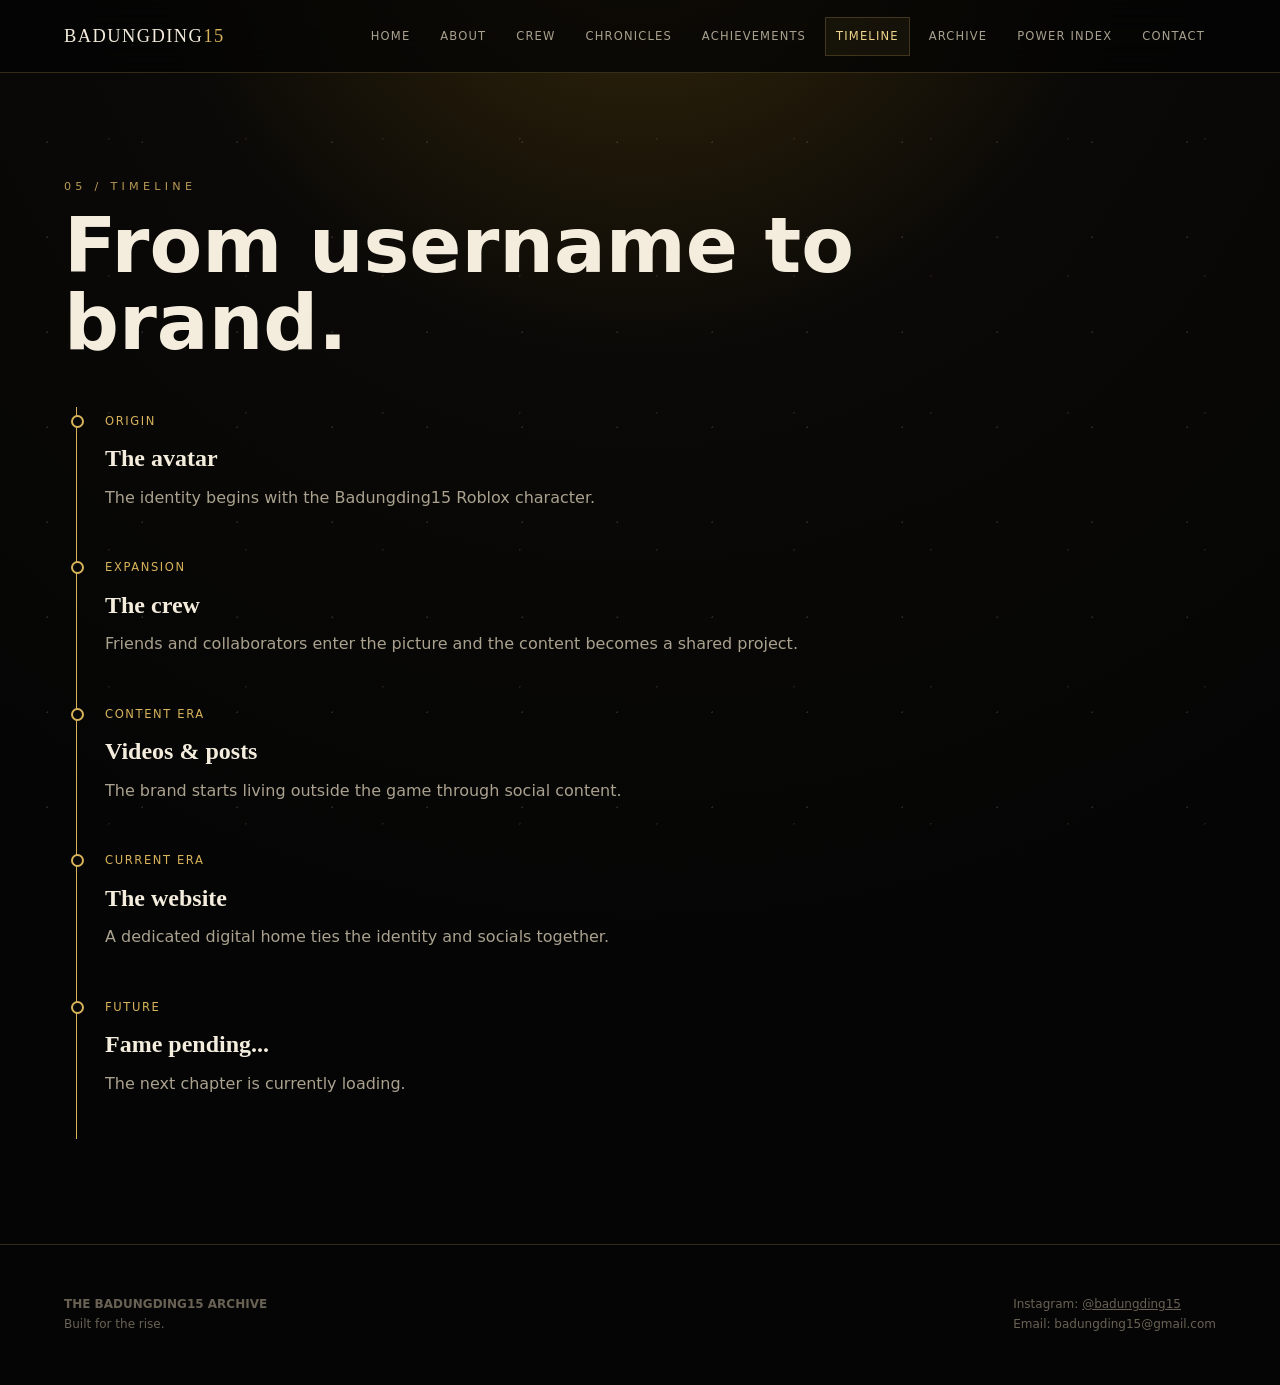
<file: timeline.html>
<!doctype html><html lang="en"><head><meta charset="utf-8"><meta name="viewport" content="width=device-width,initial-scale=1"><meta name="description" content="The official Badungding15 creator archive."><title>Timeline — Badungding15</title><link rel="stylesheet" href="style.css"><link rel="stylesheet" href="mobile-nav.css"></head><body><nav class="nav"><div class="container nav-inner"><a class="brand" href="index.html">BADUNGDING<span>15</span></a><button class="menu" aria-label="Menu" aria-expanded="false" aria-controls="primary-navigation">MENU</button><div class="nav-links" id="primary-navigation"><a href="index.html">Home</a><a href="about.html">About</a><a href="crew.html">Crew</a><a href="chronicles.html">Chronicles</a><a href="achievements.html">Achievements</a><a href="timeline.html">Timeline</a><a href="archive.html">Archive</a><a href="power-index.html">Power Index</a><a href="contact.html">Contact</a></div></div></nav><main><section class="section"><div class="container"><div class="section-head"><div class="eyebrow">05 / Timeline</div><h2>From username to brand.</h2></div><div class="timeline"><div class="event"><time>Origin</time><h3>The avatar</h3><p class="muted">The identity begins with the Badungding15 Roblox character.</p></div><div class="event"><time>Expansion</time><h3>The crew</h3><p class="muted">Friends and collaborators enter the picture and the content becomes a shared project.</p></div><div class="event"><time>Content era</time><h3>Videos & posts</h3><p class="muted">The brand starts living outside the game through social content.</p></div><div class="event"><time>Current era</time><h3>The website</h3><p class="muted">A dedicated digital home ties the identity and socials together.</p></div><div class="event"><time>Future</time><h3>Fame pending...</h3><p class="muted">The next chapter is currently loading.</p></div></div></div></section></main><footer><div class="container footer-grid"><div><strong>THE BADUNGDING15 ARCHIVE</strong><br>Built for the rise.</div><div>Instagram: <a href="https://www.instagram.com/badungding15/" target="_blank" rel="noopener">@badungding15</a><br>Email: badungding15@gmail.com</div></div></footer><script src="archive.js"></script></body></html>
</file>
<file: style.css>
:root{--bg:#070707;--panel:#101010;--gold:#d8b35a;--gold2:#f0d58b;--text:#f4eddd;--muted:#aaa18e;--line:rgba(216,179,90,.22)}*{box-sizing:border-box;margin:0;padding:0}html{scroll-behavior:smooth}body{background:radial-gradient(circle at 50% -10%,#3a2b0b 0,#0a0907 30%,#050505 68%);color:var(--text);font-family:Inter,system-ui,sans-serif;line-height:1.65;overflow-x:hidden}body:before{content:"";position:fixed;inset:0;pointer-events:none;opacity:.12;background-image:radial-gradient(#fff 1px,transparent 1px),radial-gradient(var(--gold) 1px,transparent 1px);background-size:95px 95px,137px 137px;background-position:0 0,40px 70px}a{color:inherit}.container{width:min(1180px,90%);margin:auto}.nav{position:sticky;top:0;z-index:50;background:rgba(5,5,5,.78);backdrop-filter:blur(18px);border-bottom:1px solid var(--line)}.nav-inner{min-height:72px;display:flex;align-items:center;justify-content:space-between;gap:25px}.brand{font-family:Georgia,serif;font-size:1.15rem;letter-spacing:.08em;text-decoration:none}.brand span{color:var(--gold)}.nav-links{display:flex;gap:8px;flex-wrap:wrap;justify-content:flex-end}.nav-links a{font-size:.72rem;text-transform:uppercase;letter-spacing:.1em;text-decoration:none;color:#a9a18f;padding:9px 10px;border:1px solid transparent}.nav-links a:hover,.nav-links a.active{color:var(--gold2);border-color:var(--line)}.menu{display:none;background:none;border:1px solid var(--line);color:var(--gold);padding:8px}.hero{min-height:calc(100vh - 72px);display:grid;place-items:center;text-align:center;padding:80px 0}.kicker,.eyebrow{font-size:.7rem;text-transform:uppercase;letter-spacing:.38em;color:#b99a55}.hero h1{font-size:clamp(4.2rem,14vw,10.5rem);line-height:.8;letter-spacing:-.07em;margin:24px 0;color:#f5e6bd;text-shadow:0 0 50px rgba(216,179,90,.15)}.hero h1 span{color:var(--gold)}.lead{max-width:720px;margin:30px auto;color:var(--muted);font-size:1.1rem}.actions{display:flex;gap:12px;justify-content:center;flex-wrap:wrap;margin-top:35px}.btn{display:inline-block;padding:14px 20px;border:1px solid var(--line);text-decoration:none;text-transform:uppercase;letter-spacing:.13em;font-size:.72rem;transition:.25s;background:#111}.btn.primary{background:linear-gradient(135deg,#d8b35a,#8f6b25);color:#0a0804;border-color:#e5c978;font-weight:800}.btn:hover{transform:translateY(-3px);border-color:var(--gold);box-shadow:0 12px 30px rgba(0,0,0,.35)}.section{padding:105px 0}.section-head{max-width:800px;margin-bottom:45px}.section-head h2{font-size:clamp(2.5rem,6vw,5rem);line-height:1;margin-top:12px}.section-head .muted{margin-top:18px}.muted{color:var(--muted)}.grid{display:grid;grid-template-columns:repeat(3,1fr);gap:18px}.card{background:linear-gradient(145deg,rgba(255,255,255,.045),rgba(255,255,255,.012));border:1px solid var(--line);padding:28px}.card:hover{border-color:rgba(216,179,90,.55);transform:translateY(-4px);transition:.25s}.card .num{font-family:Georgia,serif;font-size:3rem;color:rgba(216,179,90,.18);float:right}.card h3{font-family:Georgia,serif;font-size:1.45rem;margin:10px 0;color:#e9d59f}.tag{display:inline-block;font-size:.63rem;letter-spacing:.14em;text-transform:uppercase;color:var(--gold);border:1px solid var(--line);padding:5px 8px}.statbar{display:grid;grid-template-columns:repeat(4,1fr);border:1px solid var(--line);margin-top:35px}.stat{padding:28px;border-right:1px solid var(--line);text-align:center}.stat:last-child{border-right:0}.stat strong{display:block;font:700 2.2rem Georgia,serif;color:var(--gold2)}.stat span{font-size:.7rem;text-transform:uppercase;letter-spacing:.13em;color:#827b6b}.timeline{border-left:1px solid var(--gold);margin-left:12px;padding-left:28px}.event{position:relative;padding:0 0 42px}.event:before{content:"";position:absolute;width:9px;height:9px;border:2px solid var(--gold);background:#070707;border-radius:50%;left:-34px;top:8px}.event time{color:var(--gold);font-size:.72rem;letter-spacing:.14em;text-transform:uppercase}.event h3{font-family:Georgia,serif;font-size:1.5rem;margin:6px 0}.case{padding:55px;border:1px solid var(--line);background:radial-gradient(circle at top,rgba(216,179,90,.09),transparent 55%),#0c0c0c}.case h2{font-family:Georgia,serif;font-size:clamp(2.5rem,6vw,5rem);line-height:1}.quote{font:italic 2rem Georgia,serif;color:#ead9ac;border-left:3px solid var(--gold);padding-left:24px;margin:30px 0}.profile{display:grid;grid-template-columns:minmax(220px,360px) minmax(0,1fr);gap:20px;align-items:center}.portrait{width:min(100%,420px);min-height:260px;border:1px solid var(--line);display:grid;place-items:center;background:linear-gradient(145deg,#18130a,#090909);overflow:hidden;aspect-ratio:1931/1293}.portrait img{width:100%;height:100%;display:block;object-fit:cover;object-position:center;filter:saturate(1.08) contrast(1.05);transition:transform .35s ease,filter .35s ease,box-shadow .35s ease}.portrait:hover img{transform:scale(1.03);filter:saturate(1.15) contrast(1.08)}.social{display:flex;gap:12px;flex-wrap:wrap;margin-top:25px}footer{border-top:1px solid var(--line);padding:50px 0;color:#696254;font-size:.75rem}.footer-grid{display:flex;justify-content:space-between;gap:25px;flex-wrap:wrap}@media(max-width:850px){.grid{grid-template-columns:1fr 1fr}.statbar{grid-template-columns:1fr 1fr}.profile{grid-template-columns:1fr}.nav-links{display:none}.menu{display:block}.portrait{max-width:260px;margin:0 auto}.social{flex-direction:column}.social .btn{width:100%;text-align:center}}@media(max-width:560px){.grid{grid-template-columns:1fr}.hero h1{font-size:4.3rem}.section{padding:75px 0}.case{padding:30px}.nav-inner{min-height:64px}.profile{grid-template-columns:1fr;gap:12px}.profile .portrait{order:-1;width:110px;height:110px;min-height:0;margin:0 auto;border-radius:0;display:block;flex-shrink:0}.portrait img{width:100%;height:100%;object-fit:cover;display:block}.card,.case,.btn{width:100%}.brand{font-size:.95rem}.lead{font-size:1rem}}
</file>
<file: mobile-nav.css>
@media (max-width: 850px) {
  .nav-links.open {
    position: absolute;
    top: 100%;
    right: 5%;
    display: flex;
    flex-direction: column;
    align-items: stretch;
    gap: 0;
    min-width: 190px;
    padding: 8px;
    background: #101010;
    border: 1px solid var(--line);
  }
}

a:focus-visible,
button:focus-visible {
  outline: 2px solid var(--gold2);
  outline-offset: 3px;
}

.nav-links a[aria-current="page"] {
  color: var(--gold2);
  border-color: var(--line);
  background: rgba(216, 179, 90, 0.06);
}

.about-highlight {
  display: block;
  color: var(--gold2);
  font-weight: 600;
  font-size: clamp(0.95rem, 2.4vw, 1.1rem);
  overflow-wrap: anywhere;
}

.contact-actions {
  display: flex;
  justify-content: center;
  flex-wrap: wrap;
  gap: 12px;
}

.contact-actions .btn {
  overflow-wrap: anywhere;
}

@keyframes archive-reveal {
  from {
    opacity: 0;
    transform: translateY(16px);
  }

  to {
    opacity: 1;
    transform: translateY(0);
  }
}

[data-reveal],
.card,
.event,
.portrait,
.crew-portrait {
  animation: archive-reveal 700ms ease-out;
}

img {
  max-width: 100%;
  height: auto;
  display: block;
}

.card:nth-child(2),
.event:nth-child(2) {
  animation-delay: 100ms;
}

.card:nth-child(3),
.event:nth-child(3) {
  animation-delay: 200ms;
}

.portrait,
img {
  transition: transform 350ms ease, filter 350ms ease, box-shadow 350ms ease;
}

@media (max-width: 560px) {
  .contact-actions {
    flex-direction: column;
  }
}

@media (hover: none) {
  .btn:hover,
  .card:hover,
  .portrait:hover,
  .portrait:hover img {
    transform: none;
    filter: none;
    box-shadow: none;
  }

  .card:hover {
    border-color: var(--line);
  }
}

@media (prefers-reduced-motion: reduce) {
  *,
  *::before,
  *::after {
    animation-duration: 0.01ms !important;
    animation-iteration-count: 1 !important;
    scroll-behavior: auto !important;
    transition-duration: 0.01ms !important;
  }
}
</file>
<file: crew.css>
.crew-page .section-head h1{font-family:Georgia,serif;font-size:clamp(2.8rem,7vw,5.5rem);line-height:1.02;color:#f5e6bd;margin-top:12px}.crew-page .section-head p{max-width:700px;margin-top:18px}.crew-list{display:grid;gap:24px}.crew-member{display:grid;grid-template-columns:minmax(0,360px) minmax(0,1fr);gap:32px;align-items:center;padding:28px;border:1px solid var(--line);background:linear-gradient(145deg,rgba(255,255,255,.045),rgba(255,255,255,.012))}.crew-member-reverse .crew-portrait{order:2}.crew-member-reverse .crew-copy{order:1}.crew-portrait{display:block;width:100%;aspect-ratio:4/5;overflow:hidden;border:1px solid var(--line);background:#101010}.crew-portrait img{width:100%;height:100%;object-fit:cover;object-position:center;transition:transform .35s ease,filter .35s ease}.crew-portrait:hover img{transform:scale(1.035);filter:saturate(1.1)}.crew-copy h2{font-family:Georgia,serif;font-size:clamp(2rem,4vw,3.3rem);line-height:1.1;color:#f5e6bd;margin:12px 0}.crew-copy h2 a{text-decoration:none}.crew-copy p{max-width:620px;margin:0 0 22px}.crew-copy .btn{width:auto}@media(max-width:850px){.crew-member{grid-template-columns:minmax(0,260px) minmax(0,1fr);gap:22px;padding:20px}.crew-member-reverse .crew-portrait,.crew-member-reverse .crew-copy{order:initial}}@media(max-width:560px){.crew-page.section{padding:64px 0}.crew-page .section-head{margin-bottom:28px}.crew-page .section-head h1{font-size:2.65rem}.crew-list{gap:16px}.crew-member{grid-template-columns:1fr;gap:16px;padding:16px}.crew-portrait{width:min(100%,190px);aspect-ratio:1;margin:0 auto}.crew-copy h2{font-size:2rem}.crew-copy .btn{width:100%;text-align:center}}@media(hover:none){.crew-portrait:hover img{transform:none;filter:none}}
</file>
<file: crew-mobile.css>
@media (max-width: 560px) {
  .crew-member#badungding15 .crew-portrait {
    width: 150px;
    height: 150px;
    aspect-ratio: 1;
  }

  .crew-member#badungding15 .crew-portrait img {
    object-fit: cover;
    object-position: center 30%;
    transform: scale(1.6);
  }
}
</file>
